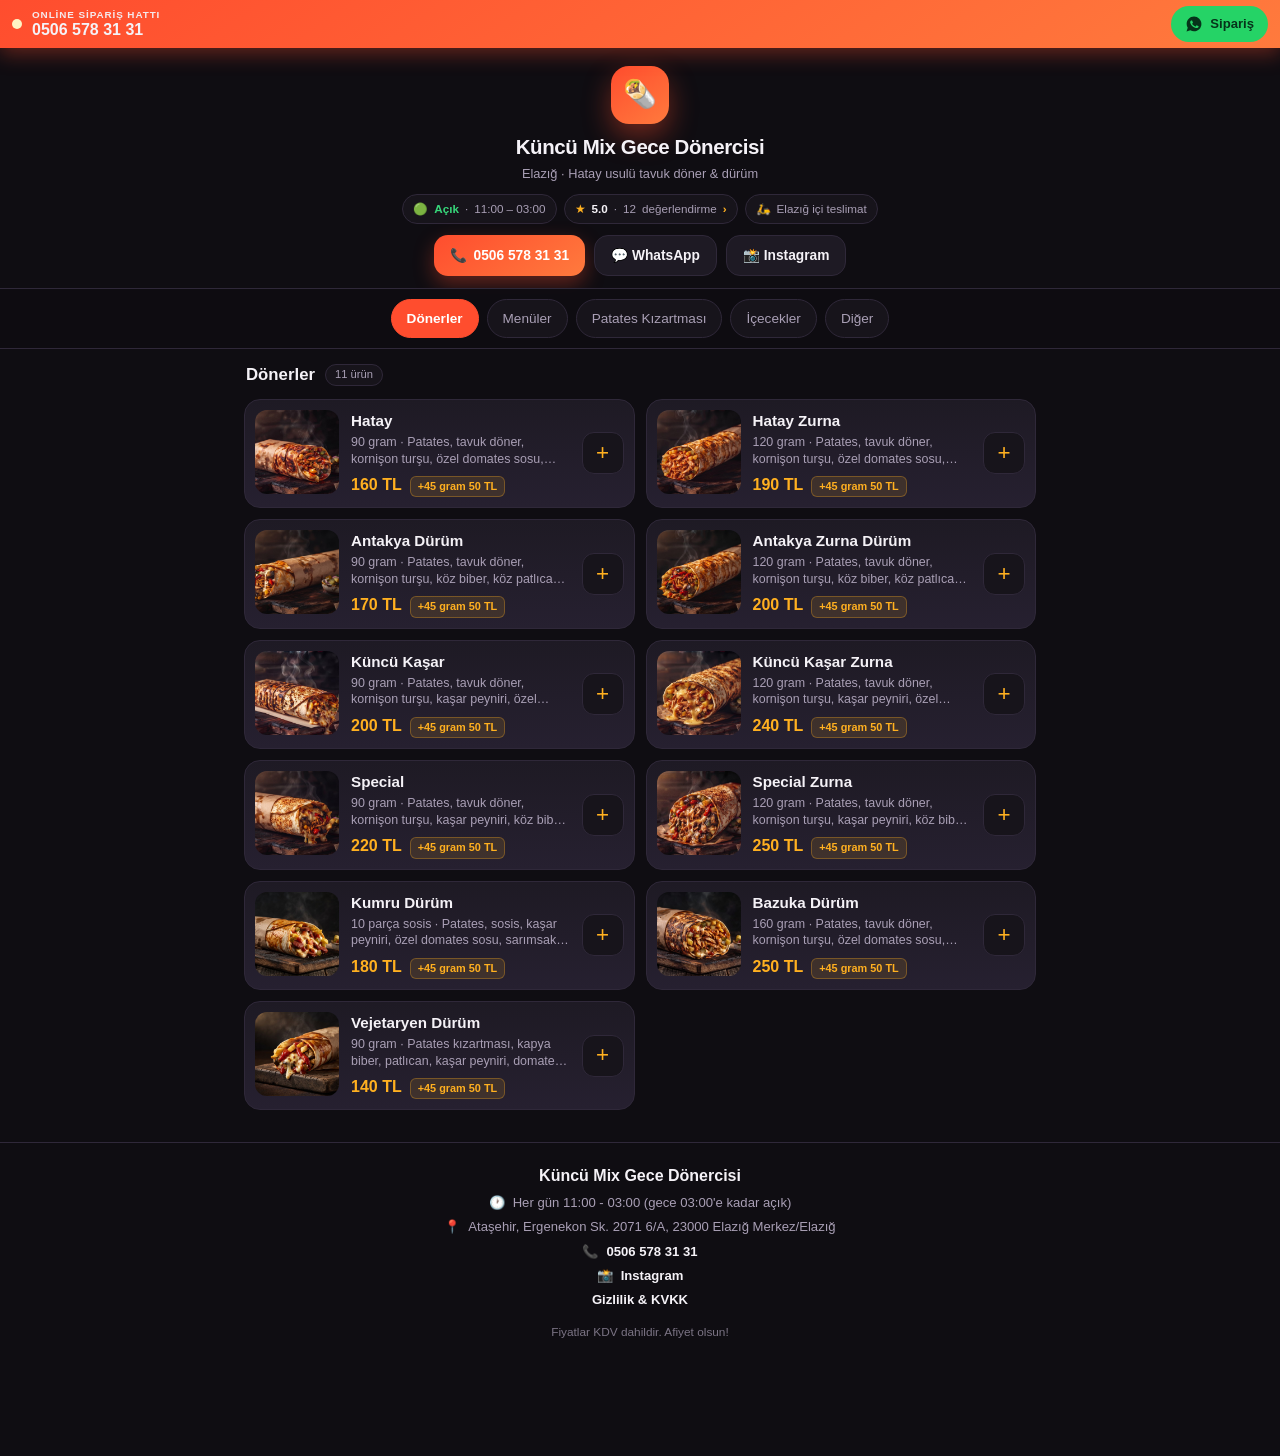
<file: index.html>
<!DOCTYPE html>
<html lang="tr">
<head>
  <meta charset="UTF-8" />
  <meta name="viewport" content="width=device-width, initial-scale=1, viewport-fit=cover" />
  <meta name="theme-color" content="#0f0d12" />
  <meta name="description" content="Küncü Mix Gece Dönercisi Elazığ - Güncel menü, indirimli fiyatlar ve WhatsApp ile sipariş." />
  <meta property="og:title" content="Küncü Mix Gece Dönercisi" />
  <meta property="og:description" content="Elazığ · Hatay usulü tavuk döner & dürüm. Menü için QR'ı okutun." />
  <meta property="og:type" content="restaurant" />
  <title>Küncü Mix Gece Dönercisi · Menü</title>

  <link rel="icon" href="assets/logo.svg" type="image/svg+xml" />
  <link rel="apple-touch-icon" href="assets/logo.svg" />
  <link rel="stylesheet" href="style.css" />
</head>
<body>

  <!-- ONLINE SİPARİŞ HATTI -->
  <div class="orderline" id="orderLine">
    <a class="orderline__call" id="orderLineCall" href="#" aria-label="Sipariş hattını ara">
      <span class="orderline__pulse" aria-hidden="true"></span>
      <span class="orderline__text">
        <span class="orderline__label">Online Sipariş Hattı</span>
        <span class="orderline__num" id="orderLineNum">—</span>
      </span>
    </a>
    <a class="orderline__wa" id="orderLineWa" href="#" aria-label="WhatsApp ile sipariş ver">
      <svg viewBox="0 0 24 24" width="18" height="18" aria-hidden="true"><path fill="currentColor" d="M12.04 2C6.6 2 2.2 6.4 2.2 11.84c0 1.9.53 3.68 1.45 5.2L2 22l5.1-1.6a9.9 9.9 0 0 0 4.94 1.3h.01c5.43 0 9.84-4.4 9.84-9.84 0-2.63-1.02-5.1-2.88-6.96A9.77 9.77 0 0 0 12.04 2Zm5.8 14.06c-.24.68-1.42 1.3-1.96 1.35-.5.05-.96.24-3.25-.68-2.77-1.1-4.5-3.94-4.64-4.13-.14-.2-1.1-1.47-1.1-2.8s.7-1.98.94-2.25c.24-.27.53-.34.7-.34l.5.01c.16 0 .38-.06.6.46.24.55.8 1.94.86 2.08.07.14.11.3.02.49-.1.2-.15.32-.29.49-.14.17-.3.38-.42.5-.14.15-.29.3-.13.6.17.28.74 1.22 1.6 1.98 1.1.98 2.02 1.28 2.3 1.42.29.14.46.12.63-.07.17-.2.72-.84.91-1.13.19-.28.38-.23.64-.14.27.1 1.68.79 1.97.94.28.14.47.2.54.32.07.12.07.7-.17 1.38Z"/></svg>
      <span>Sipariş</span>
    </a>
  </div>

  <!-- HERO -->
  <header class="hero">
    <div class="logo-badge">🌯</div>
    <h1 id="brandName">Küncü Mix</h1>
    <p class="tagline" id="brandSubtitle">Elazığ · Hatay usulü tavuk döner &amp; dürüm</p>

    <div class="badges">
      <span class="badge open" id="badgeStatus">🟢 <b>Açık</b> · <span id="badgeHours">17:00 – 03:00</span></span>
      <a class="badge" id="badgeRating" href="#" target="_blank" rel="noopener" hidden title="Google yorumlarını gör"><span class="star">★</span> <b id="ratingVal">5.0</b> · <span id="ratingCount">12</span> değerlendirme <span class="badge__go">›</span></a>
      <span class="badge" id="badgeDelivery" hidden>🛵 <span id="deliveryText"></span></span>
    </div>

    <div class="cta-row">
      <a class="btn primary" id="heroCall" href="#"><span>📞</span> <span id="heroCallNum">Hemen Ara</span></a>
      <a class="btn" id="heroWa" href="#">💬 WhatsApp</a>
      <a class="btn" id="heroInstagram" href="#" target="_blank" rel="noopener" hidden>📸 Instagram</a>
    </div>
  </header>

  <!-- KAYMALI KATEGORİLER (ortada) -->
  <nav class="catnav" aria-label="Menü kategorileri">
    <div class="catnav__inner" id="catNav"></div>
  </nav>

  <!-- MENÜ -->
  <main class="menu" id="menuRoot">
    <div class="loading" id="loading">
      <div class="spinner"></div>
      <p>Menü yükleniyor…</p>
    </div>
  </main>

  <!-- FOOTER -->
  <footer class="site-footer">
    <div class="shop-logo" id="footerBrand">Küncü Mix Gece Dönercisi</div>
    <div class="fline" id="footerHours">🕐 <span id="footerHoursText">—</span></div>
    <div class="fline" id="footerAddress">📍 <span id="footerAddressText">—</span></div>
    <div class="fline" id="footerPhone">📞 <a id="footerPhoneLink" href="#">—</a></div>
    <div class="fline" id="footerInstagram" hidden>📸 <a id="footerInstagramLink" href="#" target="_blank" rel="noopener">Instagram</a></div>
    <div class="fline" id="footerReview" hidden><a class="btn" id="googleReviewBtn" href="#" target="_blank" rel="noopener"><span class="star">★</span> Bizi Google'da puanlayın</a></div>
    <div class="fline"><a href="gizlilik.html">Gizlilik &amp; KVKK</a></div>
    <div class="note" id="footerNotice"></div>
  </footer>

  <!-- ÜRÜN DETAYI -->
  <div class="sheet" id="detailSheet" hidden>
    <div class="sheet__backdrop" data-close-detail></div>
    <div class="sheet__panel" role="dialog" aria-modal="true" aria-labelledby="detailTitle">
      <div class="sheet__head">
        <h2 id="detailTitle">Ürün</h2>
        <button class="sheet__close" data-close-detail aria-label="Kapat">✕</button>
      </div>
      <div class="detail__img" id="detailImgWrap">🍽️</div>
      <p class="detail__desc" id="detailDesc"></p>
      <div class="detail__options" id="detailOptions" hidden></div>
      <div class="detail__price">
        <span class="price" id="detailPrice"></span>
        <span class="old" id="detailOld" hidden></span>
        <span class="disc" id="detailDisc" hidden>İNDİRİM</span>
      </div>
      <div class="detail__act" id="detailAct"></div>
    </div>
  </div>

  <!-- SEPET ÇUBUĞU -->
  <button class="cartbar" id="cartBar" hidden>
    <span class="cartbar__left">
      <span class="cartbar__count" id="cartCount">0</span>
      <span class="cartbar__label">ürün</span>
    </span>
    <span class="cartbar__total" id="cartTotal">0 TL</span>
    <span class="cartbar__cta">Sepeti Gör</span>
  </button>

  <!-- SEPET PANELİ -->
  <div class="sheet" id="cartSheet" hidden>
    <div class="sheet__backdrop" data-close-cart></div>
    <div class="sheet__panel" role="dialog" aria-modal="true" aria-labelledby="cartTitle">
      <div class="sheet__head">
        <h2 id="cartTitle">Sepetiniz</h2>
        <button class="sheet__close" data-close-cart aria-label="Kapat">✕</button>
      </div>

      <ul class="cart-list" id="cartList"></ul>

      <div class="sheet__foot">
        <div class="order-info">
          <p class="order-info__title">🛵 Teslimat Bilgileri</p>
          <label class="oi-label" for="custName">Ad Soyad <span class="oi-opt">(opsiyonel)</span></label>
          <input id="custName" class="oi-input" type="text" inputmode="text" autocomplete="name" placeholder="Adınız Soyadınız" />
          <label class="oi-label" for="custAddress">Teslimat Adresi</label>
          <textarea id="custAddress" class="oi-input" rows="2" autocomplete="street-address"
            placeholder="Mahalle, sokak, bina no, daire, kat, tarif..."></textarea>
        </div>

        <div class="pay">
          <p class="order-info__title">💳 Ödeme Yöntemi</p>
          <div class="pay__opts" id="payOpts">
            <button type="button" class="pay__opt" data-pay="Nakit / Havale-EFT">💵 Nakit / Havale-EFT</button>
            <button type="button" class="pay__opt" data-pay="Kredi Kartı">💳 Kredi Kartı</button>
          </div>
        </div>

        <p class="privacy-note">Bilgileriniz yalnızca siparişiniz için kullanılır. <a href="gizlilik.html" target="_blank" rel="noopener">Gizlilik &amp; KVKK</a></p>

        <div class="sheet__total">
          <span>Toplam</span>
          <strong id="cartGrandTotal">0 TL</strong>
        </div>
        <a class="btn btn--wa btn--block" id="orderWaBtn" href="#" target="_blank" rel="noopener">
          <svg viewBox="0 0 24 24" width="20" height="20" aria-hidden="true"><path fill="currentColor" d="M12.04 2C6.6 2 2.2 6.4 2.2 11.84c0 1.9.53 3.68 1.45 5.2L2 22l5.1-1.6a9.9 9.9 0 0 0 4.94 1.3h.01c5.43 0 9.84-4.4 9.84-9.84 0-2.63-1.02-5.1-2.88-6.96A9.77 9.77 0 0 0 12.04 2Zm5.8 14.06c-.24.68-1.42 1.3-1.96 1.35-.5.05-.96.24-3.25-.68-2.77-1.1-4.5-3.94-4.64-4.13-.14-.2-1.1-1.47-1.1-2.8s.7-1.98.94-2.25c.24-.27.53-.34.7-.34l.5.01c.16 0 .38-.06.6.46.24.55.8 1.94.86 2.08.07.14.11.3.02.49-.1.2-.15.32-.29.49-.14.17-.3.38-.42.5-.14.15-.29.3-.13.6.17.28.74 1.22 1.6 1.98 1.1.98 2.02 1.28 2.3 1.42.29.14.46.12.63-.07.17-.2.72-.84.91-1.13.19-.28.38-.23.64-.14.27.1 1.68.79 1.97.94.28.14.47.2.54.32.07.12.07.7-.17 1.38Z"/></svg>
          WhatsApp ile Sipariş Ver
        </a>
        <button class="btn btn--ghost btn--block" id="clearCartBtn" type="button">Sepeti Temizle</button>
      </div>
    </div>
  </div>

  <!-- TOAST -->
  <div class="toast" id="toast" hidden></div>

  <script src="script.js"></script>
</body>
</html>
</file>
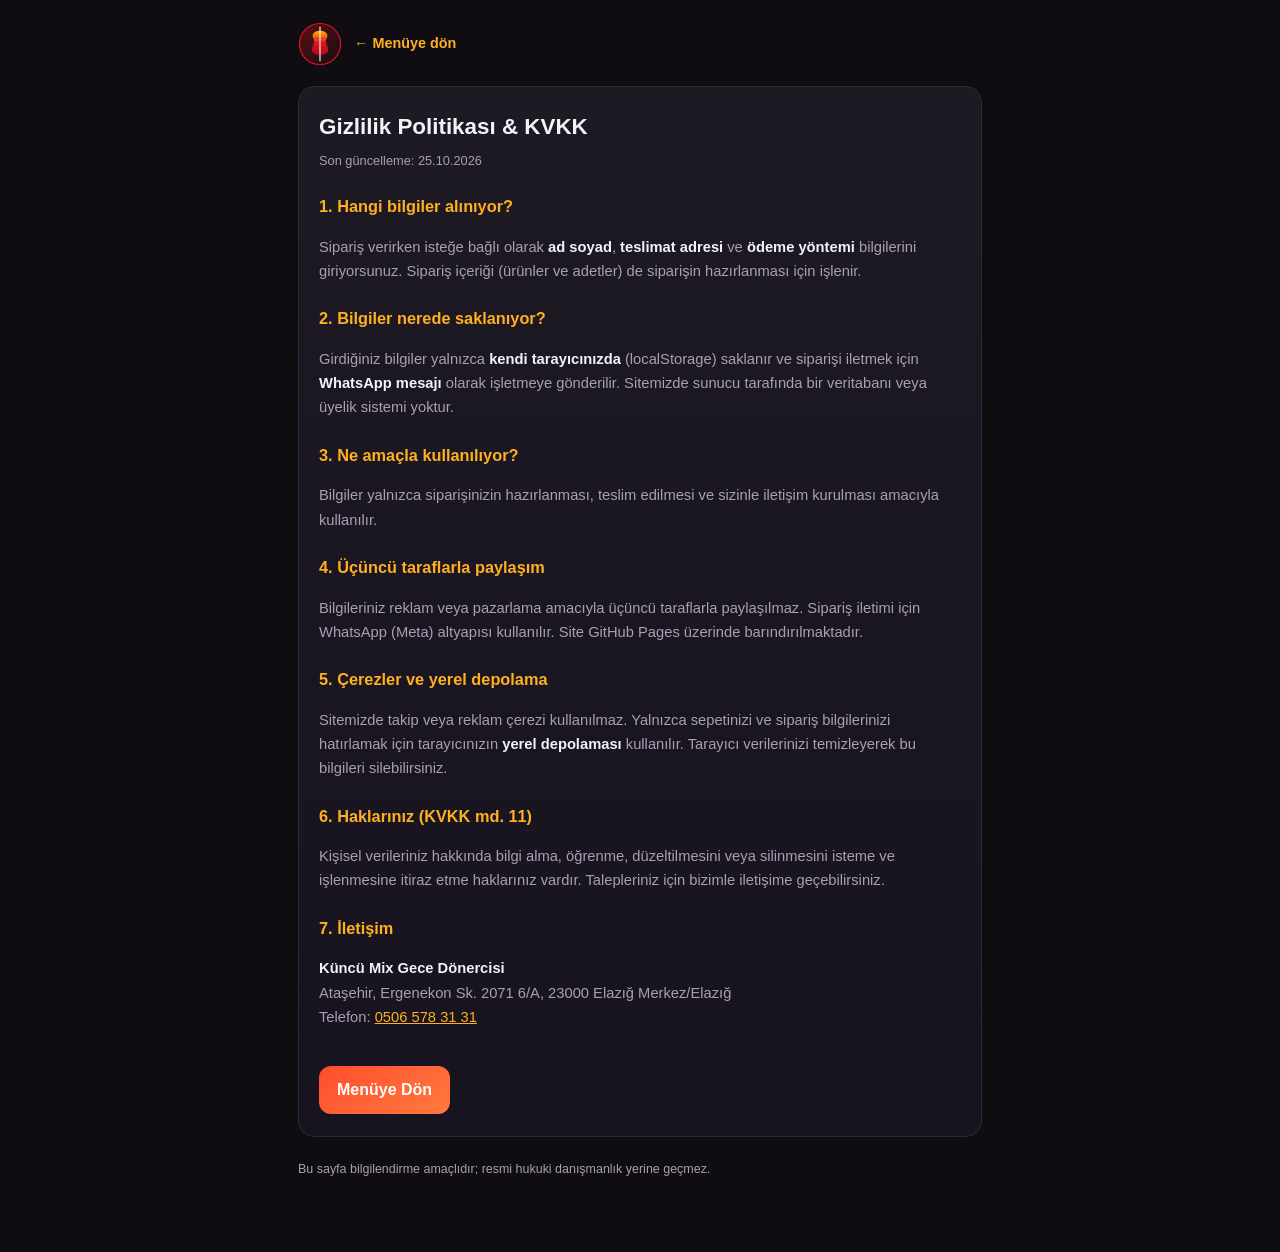
<file: gizlilik.html>
<!DOCTYPE html>
<html lang="tr">
<head>
  <meta charset="UTF-8" />
  <meta name="viewport" content="width=device-width, initial-scale=1" />
  <meta name="theme-color" content="#0f0d12" />
  <meta name="robots" content="index, follow" />
  <title>Gizlilik &amp; KVKK · Küncü Mix</title>
  <style>
    :root {
      --bg: #0f0d12; --card: #1e1a24; --line: #2f2839;
      --text: #f5f2f7; --muted: #a99fb5; --accent: #ff4d2e; --accent2: #ffb020;
    }
    * { box-sizing: border-box; }
    body {
      margin: 0; background: var(--bg); color: var(--text);
      font-family: -apple-system, BlinkMacSystemFont, "Segoe UI", Roboto, Arial, sans-serif;
      line-height: 1.65;
    }
    .wrap { max-width: 720px; margin: 0 auto; padding: 22px 18px 60px; }
    .top { display: flex; align-items: center; gap: 12px; margin-bottom: 20px; }
    .top img { width: 44px; height: 44px; border-radius: 50%; }
    .top a { color: var(--accent2); text-decoration: none; font-weight: 600; font-size: .9rem; }
    .card {
      background: linear-gradient(180deg, var(--card), #17131f);
      border: 1px solid var(--line); border-radius: 16px; padding: 22px 20px;
    }
    h1 { font-size: 1.4rem; margin: 0 0 4px; }
    .date { color: var(--muted); font-size: .8rem; margin: 0 0 18px; }
    h2 { font-size: 1.02rem; margin: 22px 0 6px; color: var(--accent2); }
    p, li { color: var(--muted); font-size: .92rem; }
    b, strong { color: var(--text); }
    a { color: var(--accent2); }
    .note { font-size: .78rem; color: var(--muted); margin-top: 22px; }
    .back { display: inline-block; margin-top: 22px; padding: 11px 18px; border-radius: 12px;
            background: linear-gradient(145deg, #ff4d2e, #ff7a3d); color: #fff; text-decoration: none; font-weight: 700; }
  </style>
</head>
<body>
  <div class="wrap">
    <div class="top">
      <img src="assets/logo.svg" alt="Küncü Mix" />
      <a href="index.html">← Menüye dön</a>
    </div>

    <div class="card">
      <h1>Gizlilik Politikası &amp; KVKK</h1>
      <p class="date">Son güncelleme: 25.10.2026</p>

      <h2>1. Hangi bilgiler alınıyor?</h2>
      <p>Sipariş verirken isteğe bağlı olarak <b>ad soyad</b>, <b>teslimat adresi</b> ve <b>ödeme yöntemi</b> bilgilerini giriyorsunuz. Sipariş içeriği (ürünler ve adetler) de siparişin hazırlanması için işlenir.</p>

      <h2>2. Bilgiler nerede saklanıyor?</h2>
      <p>Girdiğiniz bilgiler yalnızca <b>kendi tarayıcınızda</b> (localStorage) saklanır ve siparişi iletmek için <b>WhatsApp mesajı</b> olarak işletmeye gönderilir. Sitemizde sunucu tarafında bir veritabanı veya üyelik sistemi yoktur.</p>

      <h2>3. Ne amaçla kullanılıyor?</h2>
      <p>Bilgiler yalnızca siparişinizin hazırlanması, teslim edilmesi ve sizinle iletişim kurulması amacıyla kullanılır.</p>

      <h2>4. Üçüncü taraflarla paylaşım</h2>
      <p>Bilgileriniz reklam veya pazarlama amacıyla üçüncü taraflarla paylaşılmaz. Sipariş iletimi için WhatsApp (Meta) altyapısı kullanılır. Site GitHub Pages üzerinde barındırılmaktadır.</p>

      <h2>5. Çerezler ve yerel depolama</h2>
      <p>Sitemizde takip veya reklam çerezi kullanılmaz. Yalnızca sepetinizi ve sipariş bilgilerinizi hatırlamak için tarayıcınızın <b>yerel depolaması</b> kullanılır. Tarayıcı verilerinizi temizleyerek bu bilgileri silebilirsiniz.</p>

      <h2>6. Haklarınız (KVKK md. 11)</h2>
      <p>Kişisel verileriniz hakkında bilgi alma, öğrenme, düzeltilmesini veya silinmesini isteme ve işlenmesine itiraz etme haklarınız vardır. Talepleriniz için bizimle iletişime geçebilirsiniz.</p>

      <h2>7. İletişim</h2>
      <p>
        <b>Küncü Mix Gece Dönercisi</b><br />
        Ataşehir, Ergenekon Sk. 2071 6/A, 23000 Elazığ Merkez/Elazığ<br />
        Telefon: <a href="tel:+905065783131">0506 578 31 31</a>
      </p>

      <a class="back" href="index.html">Menüye Dön</a>
    </div>

    <p class="note">Bu sayfa bilgilendirme amaçlıdır; resmi hukuki danışmanlık yerine geçmez.</p>
  </div>
</body>
</html>
</file>
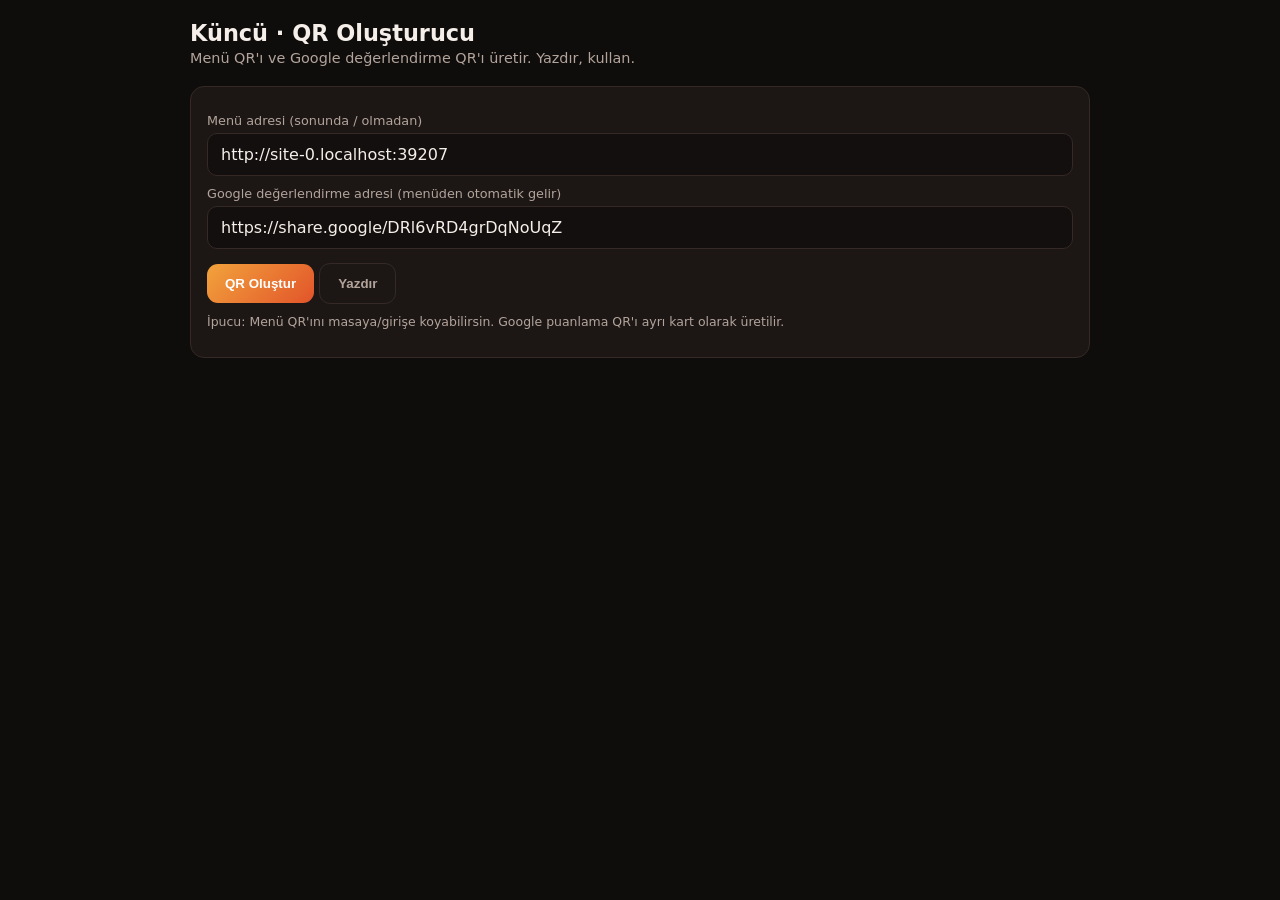
<file: qr.html>
<!DOCTYPE html>
<html lang="tr">
<head>
  <meta charset="UTF-8" />
  <meta name="viewport" content="width=device-width, initial-scale=1" />
  <meta name="robots" content="noindex, nofollow" />
  <title>Küncü · QR Oluşturucu (Yönetim)</title>
  <style>
    :root { --bg:#0f0d0c; --surface:#1c1715; --line:#342925; --text:#f6efe9; --muted:#b3a49b; --accent:#e2542a; --accent-2:#f2a33c; }
    * { box-sizing:border-box; }
    body { margin:0; font-family:system-ui,"Segoe UI",Roboto,Arial,sans-serif; background:var(--bg); color:var(--text); padding:20px; }
    .wrap { max-width:900px; margin:0 auto; }
    h1 { font-size:1.4rem; margin:0 0 4px; }
    p.sub { color:var(--muted); margin:0 0 20px; font-size:.9rem; }
    .panel { background:var(--surface); border:1px solid var(--line); border-radius:14px; padding:16px; margin-bottom:18px; }
    label { display:block; font-size:.8rem; color:var(--muted); margin:10px 0 5px; }
    input { width:100%; padding:11px 13px; border-radius:10px; border:1px solid var(--line); background:#120f0e; color:var(--text); font:inherit; }
    .row { display:grid; grid-template-columns:1fr 120px; gap:12px; }
    button { margin-top:14px; padding:12px 18px; border:0; border-radius:11px; font-weight:700; cursor:pointer;
             background:linear-gradient(135deg,#f2a33c,#e2542a); color:#fff; }
    button.ghost { background:transparent; border:1px solid var(--line); color:var(--muted); font-weight:600; }
    .grid { display:grid; grid-template-columns:repeat(auto-fill,minmax(180px,1fr)); gap:16px; margin-top:8px; }
    .qr-card { background:#fff; color:#111; border-radius:14px; padding:14px; text-align:center; break-inside:avoid; }
    .qr-card .qr-box { display: flex; justify-content: center; }
    .qr-card .qr-box canvas,
    .qr-card .qr-box img { width: 100% !important; height: auto !important; }
    .qr-card .cap { font-weight:800; margin-top:10px; font-size:1.05rem; color:#111; }
    .qr-card .cap small { display:block; font-weight:600; color:#666; font-size:.75rem; margin-top:2px; }
    .hint { font-size:.78rem; color:var(--muted); margin-top:10px; }
    @media print {
      body { background:#fff; color:#000; padding:0; }
      .panel, h1, p.sub, .no-print { display:none !important; }
      .qr-card { border:1px dashed #ccc; }
    }
  </style>
</head>
<body>
<div class="wrap">
  <h1>Küncü · QR Oluşturucu</h1>
  <p class="sub">Menü QR'ı ve Google değerlendirme QR'ı üretir. Yazdır, kullan.</p>

  <div class="panel no-print">
    <label for="baseUrl">Menü adresi (sonunda / olmadan)</label>
    <input id="baseUrl" type="url" placeholder="https://kuncudoner.ornekdomain.com" />

    <label for="reviewUrl">Google değerlendirme adresi (menüden otomatik gelir)</label>
    <input id="reviewUrl" type="url" placeholder="https://search.google.com/local/writereview?placeid=..." />

    <button id="genBtn">QR Oluştur</button>
    <button id="printBtn" class="ghost">Yazdır</button>
    <p class="hint">İpucu: Menü QR'ını masaya/girişe koyabilirsin. Google puanlama QR'ı ayrı kart olarak üretilir.</p>
  </div>

  <div id="output" class="grid"></div>
</div>

<!-- QR kütüphanesi (yerel — internet gerekmez) -->
<script src="assets/qrcode.min.js"></script>
<script>
  const $ = (s) => document.querySelector(s);

  // Menü adresini bulunduğun siteye göre ön-doldur
  if (location.origin.startsWith('http')) $('#baseUrl').value = location.origin;

  // Google puanlama linkini menu.json'dan ön-doldur
  fetch('menu.json', { cache: 'no-cache' }).then(r => r.json()).then(m => {
    const b = m.brand || {};
    const rev = (b.googleReviewUrl && !b.googleReviewUrl.includes('PLACE_ID'))
      ? b.googleReviewUrl
      : (b.googleMapsUrl || '');
    if (rev) $('#reviewUrl').value = rev;
  }).catch(() => {});

  function card(url, title, sub) {
    const div = document.createElement('div');
    div.className = 'qr-card';
    const box = document.createElement('div');
    box.className = 'qr-box';
    div.appendChild(box);
    const cap = document.createElement('div');
    cap.className = 'cap';
    cap.innerHTML = `${title}${sub ? `<small>${sub}</small>` : ''}`;
    div.appendChild(cap);
    try {
      new QRCode(box, {
        text: url,
        width: 320,
        height: 320,
        colorDark: '#111111',
        colorLight: '#ffffff',
        correctLevel: QRCode.CorrectLevel.M,
      });
      // qrcodejs canvas + img üretir; canvas varsa img'i gizle (çift görünmesin)
      const cv = box.querySelector('canvas');
      const im = box.querySelector('img');
      if (cv && im) im.style.display = 'none';
    } catch (e) {
      cap.innerHTML = 'QR oluşturulamadı: ' + e.message;
    }
    return div;
  }

  $('#genBtn').addEventListener('click', () => {
    const out = $('#output');
    out.innerHTML = '';

    if (typeof QRCode === 'undefined') {
      out.innerHTML = '<p style="color:#ff9d8f">QR kütüphanesi yüklenemedi. İnternet bağlantısını kontrol et.</p>';
      return;
    }

    const base = $('#baseUrl').value.trim().replace(/\/+$/, '');
    const review = $('#reviewUrl').value.trim();

    if (!base) { alert('Önce menü adresini gir.'); return; }

    // Menü QR'ı
    out.appendChild(card(base, 'Menü', 'Okutun & sipariş verin'));

    // Google değerlendirme
    if (review) {
      out.prepend(card(review, 'Bizi Google\'da puanlayın', 'Yıldız verin ⭐'));
    }
  });

  $('#printBtn').addEventListener('click', () => window.print());
</script>
</body>
</html>
</file>
<file: style.css>
/* ============================================================
   Küncü Mix QR Menü — stil
   Google Sites tasarımının kopyası + sipariş özellikleri
   Palet: koyu mor-siyah tema, turuncu/amber vurgu, yeşil indirim
   ============================================================ */

:root {
  --bg: #0f0d12;
  --bg-soft: #17141b;
  --card: #1e1a24;
  --card-2: #262030;
  --line: #2f2839;
  --text: #f5f2f7;
  --muted: #a99fb5;
  --accent: #ff4d2e;
  --accent-2: #ffb020;
  --green: #37d67a;
  --radius: 16px;

  --wa: #25d366;
  --wa-dark: #1da851;
  --accent-grad: linear-gradient(145deg, #ff4d2e, #ff7a3d);

  --orderline-h: 48px;
  --topbar-h: 0px;
  --catnav-h: 56px;
  --safe-bottom: env(safe-area-inset-bottom, 0px);
}

* { box-sizing: border-box; -webkit-tap-highlight-color: transparent; }
[hidden] { display: none !important; }

html { scroll-behavior: smooth; }

body {
  margin: 0;
  background: var(--bg);
  color: var(--text);
  line-height: 1.4;
  font-family: -apple-system, BlinkMacSystemFont, "Segoe UI", Roboto, "Helvetica Neue", Arial, sans-serif;
  -webkit-font-smoothing: antialiased;
  padding-bottom: calc(90px + var(--safe-bottom));
}

img { display: block; max-width: 100%; }
a { color: inherit; text-decoration: none; }
button { font: inherit; color: inherit; cursor: pointer; }

/* ---------- ONLINE SİPARİŞ HATTI ---------- */
.orderline {
  position: sticky;
  top: 0;
  z-index: 41;
  height: var(--orderline-h);
  display: flex;
  align-items: center;
  gap: 8px;
  padding: 0 12px;
  background: var(--accent-grad);
  box-shadow: 0 6px 20px rgba(255, 77, 46, .35);
}
.orderline__call { display: flex; align-items: center; gap: 10px; flex: 1; min-width: 0; }
.orderline__pulse { flex: none; width: 10px; height: 10px; border-radius: 50%; background: #fff3c4; animation: pulse 1.6s ease-out infinite; }
@keyframes pulse {
  0% { box-shadow: 0 0 0 0 rgba(255, 243, 196, .8); }
  70% { box-shadow: 0 0 0 11px rgba(255, 243, 196, 0); }
  100% { box-shadow: 0 0 0 0 rgba(255, 243, 196, 0); }
}
.orderline__text { display: flex; flex-direction: column; line-height: 1.12; min-width: 0; }
.orderline__label { font-size: .62rem; font-weight: 700; letter-spacing: .9px; text-transform: uppercase; opacity: .95; }
.orderline__num { font-size: 1rem; font-weight: 800; white-space: nowrap; }
.orderline__wa {
  flex: none;
  display: inline-flex; align-items: center; gap: 7px;
  padding: 9px 14px; border-radius: 999px;
  background: var(--wa); color: #06331a; font-weight: 800; font-size: .82rem;
}
.orderline__wa:active { transform: scale(.96); }

/* ---------- HERO ---------- */
.hero { padding: 18px 16px 12px; text-align: center; }
.logo-badge {
  width: 58px; height: 58px; border-radius: 18px; margin: 0 auto 9px;
  display: grid; place-items: center;
  background: linear-gradient(145deg, var(--accent), #ff7a3d);
  box-shadow: 0 12px 28px rgba(255, 77, 46, .4);
  font-size: 27px;
}
.hero h1 { font-size: 1.28rem; margin: 0 0 3px; letter-spacing: -.4px; }
.tagline { color: var(--muted); font-size: .8rem; margin: 0 0 11px; }

.badges { display: flex; flex-wrap: wrap; gap: 7px; justify-content: center; margin-bottom: 11px; }
.badge {
  display: inline-flex; align-items: center; gap: 6px;
  background: var(--bg-soft); border: 1px solid var(--line);
  padding: 6px 10px; border-radius: 999px; font-size: .73rem; color: var(--muted);
}
.badge b { color: var(--text); font-weight: 600; }
.badge.open b { color: var(--green); }
.badge.closed b { color: var(--accent); }
a.badge { cursor: pointer; }
a.badge:active { transform: scale(.96); }
.badge__go { color: var(--accent-2); font-weight: 800; }
.star { color: var(--accent-2); }

.cta-row { display: flex; gap: 9px; justify-content: center; flex-wrap: wrap; }
.btn {
  display: inline-flex; align-items: center; justify-content: center; gap: 7px;
  padding: 10px 16px; border-radius: 14px; font-weight: 600; font-size: .86rem;
  border: 1px solid var(--line); background: var(--card); color: var(--text);
  transition: transform .12s ease, filter .2s ease;
}
.btn:active { transform: scale(.97); }
.btn.primary { background: var(--accent-grad); border: none; box-shadow: 0 8px 20px rgba(255, 77, 46, .35); color: #fff; }
.btn--block { width: 100%; }
.btn--wa { background: var(--wa); color: #062b13; border: none; }
.btn--ghost { background: transparent; color: var(--muted); margin-top: 8px; }

/* ---------- KAYMALI KATEGORİLER (ortada) ---------- */
.catnav {
  position: sticky;
  top: var(--orderline-h);
  z-index: 35;
  overflow-x: auto;
  background: rgba(15, 13, 18, .96);
  backdrop-filter: blur(10px);
  -webkit-backdrop-filter: blur(10px);
  border-top: 1px solid var(--line);
  border-bottom: 1px solid var(--line);
  scrollbar-width: none;
}
.catnav::-webkit-scrollbar { display: none; }
.catnav__inner {
  display: flex;
  gap: 8px;
  width: max-content;
  margin: 0 auto;
  padding: 10px 14px;
  scroll-snap-type: x proximity;
}
.chip {
  flex: 0 0 auto;
  scroll-snap-align: center;
  padding: 9px 15px;
  border-radius: 999px;
  background: var(--bg-soft);
  border: 1px solid var(--line);
  font-size: .85rem;
  color: var(--muted);
  white-space: nowrap;
  transition: all .18s ease;
}
.chip.active { background: var(--accent); border-color: var(--accent); color: #fff; font-weight: 700; }

/* ---------- MENÜ ---------- */
.menu { padding: 14px 14px 8px; max-width: 760px; margin: 0 auto; scroll-margin-top: calc(var(--orderline-h) + var(--catnav-h)); }

.cat-section { margin-bottom: 24px; scroll-margin-top: calc(var(--orderline-h) + var(--catnav-h) + 8px); }

.sec-head { display: flex; align-items: center; gap: 10px; margin: 0 2px 12px; }
.sec-head h2 { font-size: 1.05rem; margin: 0; }
.sec-head .count {
  font-size: .7rem; color: var(--muted);
  background: var(--bg-soft); border: 1px solid var(--line);
  border-radius: 999px; padding: 2px 9px;
}

.grid { display: grid; gap: 11px; grid-template-columns: 1fr; }

.card {
  display: flex;
  gap: 12px;
  align-items: stretch;
  background: linear-gradient(180deg, var(--card), var(--card-2));
  border: 1px solid var(--line);
  border-radius: var(--radius);
  padding: 10px;
}
.thumb {
  flex: 0 0 84px; width: 84px; height: 84px;
  border-radius: 12px; overflow: hidden;
  background: var(--bg-soft);
  display: grid; place-items: center; font-size: 1.5rem;
}
.thumb img { width: 100%; height: 100%; object-fit: cover; }

.info { flex: 1; min-width: 0; display: flex; flex-direction: column; justify-content: center; }
.name { font-weight: 650; font-size: .95rem; margin: 0 0 3px; }
.desc {
  color: var(--muted); font-size: .78rem; margin: 0 0 7px; line-height: 1.32;
  display: -webkit-box; -webkit-line-clamp: 2; -webkit-box-orient: vertical; overflow: hidden;
}
.price-row { display: flex; align-items: baseline; gap: 8px; flex-wrap: wrap; }
.price { font-weight: 700; font-size: 1rem; color: var(--accent-2); }
.old { color: var(--muted); text-decoration: line-through; font-size: .78rem; }
.disc { font-size: .66rem; font-weight: 700; color: #0f0d12; background: var(--green); padding: 2px 7px; border-radius: 999px; }
.opt-hint {
  font-size: .68rem; font-weight: 700; color: var(--accent-2);
  background: rgba(255, 176, 32, .12); border: 1px solid rgba(255, 176, 32, .3);
  padding: 2px 7px; border-radius: 6px; white-space: nowrap;
}

/* sipariş aksiyonu */
.item__act { flex: none; align-self: center; display: flex; align-items: center; }
.item__add {
  width: 42px; height: 42px; border-radius: 12px;
  border: 1px solid var(--line); background: var(--bg-soft);
  color: var(--accent-2); font-size: 1.4rem; line-height: 1;
  display: grid; place-items: center; transition: all .15s ease;
}
.item__add:active { transform: scale(.9); }
.stepper {
  display: inline-flex; align-items: center;
  background: var(--bg-soft); border: 1px solid var(--accent);
  border-radius: 12px; overflow: hidden;
}
.stepper button { width: 36px; height: 42px; border: 0; background: none; font-size: 1.25rem; font-weight: 700; color: var(--accent-2); }
.stepper button:active { background: rgba(255, 77, 46, .18); }
.stepper__val { min-width: 24px; text-align: center; font-weight: 800; }

/* ---------- YÜKLENİYOR ---------- */
.loading { display: grid; place-items: center; gap: 14px; padding: 60px 0; color: var(--muted); }
.spinner { width: 34px; height: 34px; border: 3px solid var(--line); border-top-color: var(--accent); border-radius: 50%; animation: spin .8s linear infinite; }
@keyframes spin { to { transform: rotate(360deg); } }

/* ---------- SEPET ÇUBUĞU ---------- */
.cartbar {
  position: fixed; left: 50%; transform: translateX(-50%);
  bottom: calc(14px + var(--safe-bottom)); z-index: 45;
  width: min(680px, calc(100% - 24px));
  display: flex; align-items: center; gap: 12px;
  padding: 13px 16px; border: 0; border-radius: 999px;
  background: var(--accent-grad); color: #fff;
  box-shadow: 0 14px 34px rgba(255, 77, 46, .5);
  animation: pop .22s ease;
}
@keyframes pop { from { transform: translateX(-50%) translateY(20px); opacity: 0; } }
.cartbar__left { display: inline-flex; align-items: baseline; gap: 5px; }
.cartbar__count { font-weight: 800; font-size: 1.05rem; }
.cartbar__label { font-size: .8rem; opacity: .9; }
.cartbar__total { margin-left: auto; font-weight: 800; font-size: 1.05rem; }
.cartbar__cta { font-weight: 700; font-size: .85rem; background: rgba(0, 0, 0, .22); padding: 7px 13px; border-radius: 999px; }

/* ---------- SEPET PANELİ ---------- */
.sheet { position: fixed; inset: 0; z-index: 60; display: flex; align-items: flex-end; justify-content: center; }
.sheet__backdrop { position: absolute; inset: 0; background: rgba(0, 0, 0, .6); backdrop-filter: blur(2px); animation: fade .2s ease; }
@keyframes fade { from { opacity: 0; } }
.sheet__panel {
  position: relative; width: min(680px, 100%); max-height: 88vh; overflow-y: auto;
  padding: 18px 16px calc(18px + var(--safe-bottom));
  background: var(--bg-soft);
  border-top-left-radius: 22px; border-top-right-radius: 22px;
  border: 1px solid var(--line); border-bottom: 0;
  animation: slideup .26s cubic-bezier(.2, .8, .2, 1);
}
@keyframes slideup { from { transform: translateY(100%); } }
.sheet__head { display: flex; align-items: center; justify-content: space-between; margin-bottom: 12px; }
.sheet__head h2 { margin: 0; font-size: 1.2rem; }
.sheet__close { background: var(--card); border: 1px solid var(--line); width: 36px; height: 36px; border-radius: 10px; }
.sheet__meta { margin: 0 0 12px; font-size: .82rem; color: var(--accent-2); font-weight: 600; }

/* Teslimat bilgileri formu */
.order-info { margin-bottom: 14px; }
.order-info__title { margin: 0 0 4px; font-size: .92rem; font-weight: 700; }
.oi-label { display: block; font-size: .74rem; color: var(--muted); margin: 10px 0 4px; }
.oi-opt { opacity: .7; font-weight: 400; }
.oi-input {
  width: 100%; padding: 11px 13px;
  border-radius: 11px; border: 1px solid var(--line);
  background: var(--bg); color: var(--text);
  font: inherit; font-size: .88rem; resize: vertical;
}
.oi-input:focus { outline: none; border-color: var(--accent); box-shadow: 0 0 0 3px rgba(255, 77, 46, .18); }
.oi-input::placeholder { color: var(--muted); opacity: .55; }

/* Ödeme yöntemi */
.pay { margin-bottom: 14px; }
.pay__opts { display: flex; gap: 8px; margin-top: 6px; }
.pay__opt {
  flex: 1; padding: 11px 10px; border-radius: 11px;
  border: 1px solid var(--line); background: var(--bg); color: var(--muted);
  font-weight: 600; font-size: .8rem; line-height: 1.2; text-align: center; white-space: normal;
  display: inline-flex; align-items: center; justify-content: center; gap: 7px;
  transition: all .15s ease;
}
.pay__opt.is-active { border-color: var(--accent); background: rgba(255, 77, 46, .16); color: var(--text); }
.privacy-note { font-size: .72rem; color: var(--muted); margin: 0 0 10px; }
.privacy-note a { color: var(--accent-2); }

.cart-list { list-style: none; margin: 0 0 16px; padding: 0; display: grid; gap: 10px; }
.cart-row { display: flex; align-items: center; gap: 12px; padding: 12px; background: var(--card); border: 1px solid var(--line); border-radius: 12px; }
.cart-row__info { flex: 1; min-width: 0; }
.cart-row__name { font-weight: 600; font-size: .92rem; }
.cart-row__price { font-size: .8rem; color: var(--muted); margin-top: 2px; }
.qty { display: inline-flex; align-items: center; gap: 2px; background: var(--bg-soft); border: 1px solid var(--line); border-radius: 10px; }
.qty button { width: 34px; height: 34px; border: 0; background: none; font-size: 1.15rem; color: var(--accent-2); }
.qty span { min-width: 24px; text-align: center; font-weight: 700; }
.cart-empty { text-align: center; color: var(--muted); padding: 26px 0; }

.sheet__foot { border-top: 1px solid var(--line); padding-top: 14px; }
.sheet__total { display: flex; justify-content: space-between; align-items: baseline; margin-bottom: 12px; }
.sheet__total span { color: var(--muted); }
.sheet__total strong { font-size: 1.3rem; color: var(--accent-2); }

/* ---------- ÜRÜN DETAY PANELİ ---------- */
.detail__img {
  width: 100%; aspect-ratio: 16 / 10;
  border-radius: 14px; overflow: hidden;
  background: var(--bg); border: 1px solid var(--line);
  display: grid; place-items: center; font-size: 3rem; margin-bottom: 12px;
}
.detail__img img { width: 100%; height: 100%; object-fit: cover; }
.detail__desc { color: var(--muted); font-size: .88rem; line-height: 1.5; margin: 0 0 12px; }
.detail__options { display: flex; flex-wrap: wrap; gap: 8px; margin: 0 0 14px; }
.opt {
  padding: 9px 13px; border-radius: 10px;
  border: 1px solid var(--line); background: var(--bg); color: var(--muted);
  font-size: .85rem; font-weight: 600;
  display: inline-flex; align-items: center; gap: 7px;
  transition: all .15s ease;
}
.opt.active { border-color: var(--accent); background: rgba(255, 77, 46, .16); color: var(--text); }
.opt span { color: var(--accent-2); font-weight: 800; }.detail__price { display: flex; align-items: baseline; gap: 10px; flex-wrap: wrap; margin-bottom: 16px; }
.detail__price .price { font-size: 1.4rem; }
.detail__act { display: flex; }
.detail__act .stepper { width: 100%; justify-content: space-between; }
.detail__act .stepper button { flex: 1; height: 48px; font-size: 1.4rem; }
.detail__act .stepper__val { font-size: 1rem; }

/* ---------- FOOTER ---------- */
.site-footer {
  padding: 22px 16px 26px; text-align: center;
  border-top: 1px solid var(--line); color: var(--muted); font-size: .82rem; background: var(--bg);
}
.site-footer .shop-logo { font-size: 1rem; color: var(--text); font-weight: 700; margin-bottom: 6px; }
.site-footer .fline { margin: 6px 0; display: flex; gap: 8px; align-items: center; justify-content: center; flex-wrap: wrap; }
.site-footer a { color: var(--text); font-weight: 600; }
.site-footer .btn { color: var(--text); }
.site-footer .note { margin-top: 14px; opacity: .7; font-size: .74rem; line-height: 1.4; }

/* ---------- TOAST ---------- */
.toast {
  position: fixed; left: 50%; bottom: calc(88px + var(--safe-bottom)); transform: translateX(-50%);
  z-index: 70; padding: 11px 18px; border-radius: 999px;
  background: var(--card-2); border: 1px solid var(--line); color: var(--text);
  font-size: .85rem; font-weight: 600; box-shadow: 0 10px 30px rgba(0, 0, 0, .5);
  animation: pop .2s ease;
}

/* ---------- MASAÜSTÜ ---------- */
@media (min-width: 620px) {
  .grid { grid-template-columns: 1fr 1fr; }
  .menu { max-width: 820px; }
}
</file>
